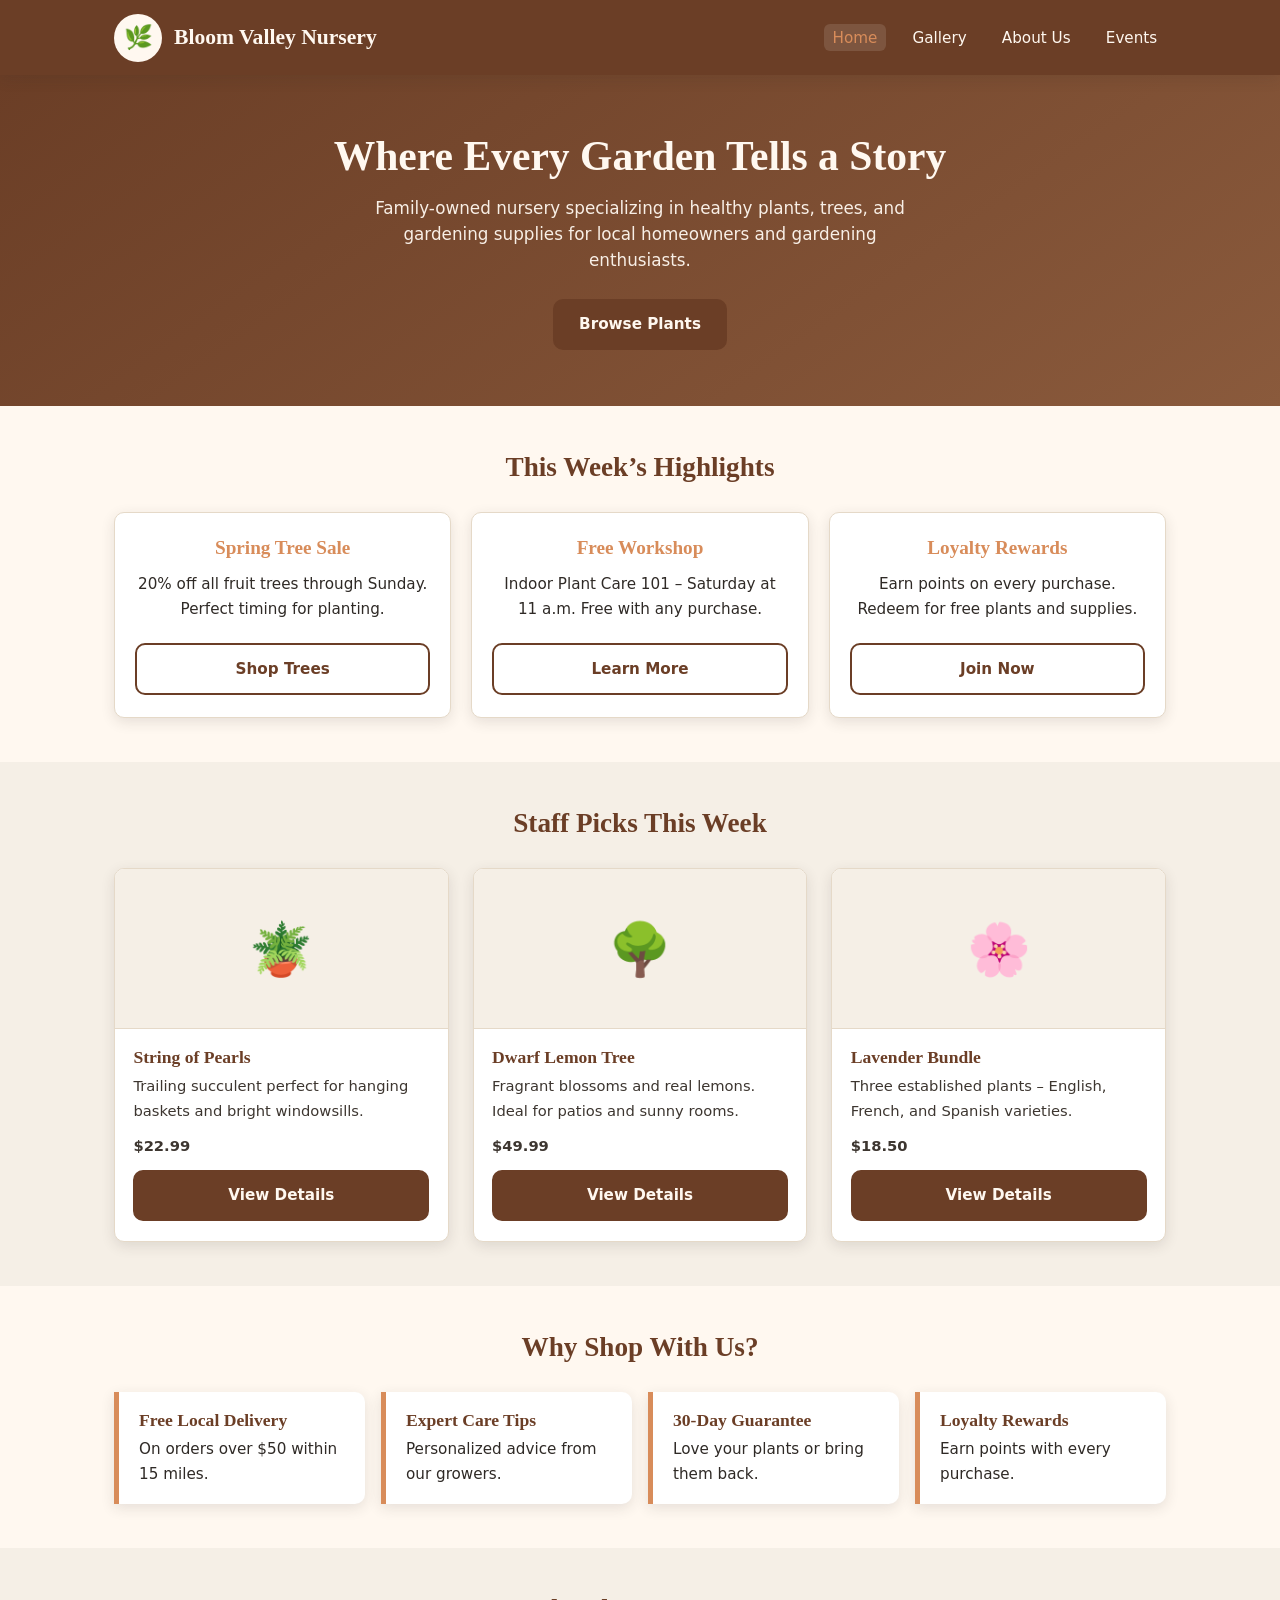
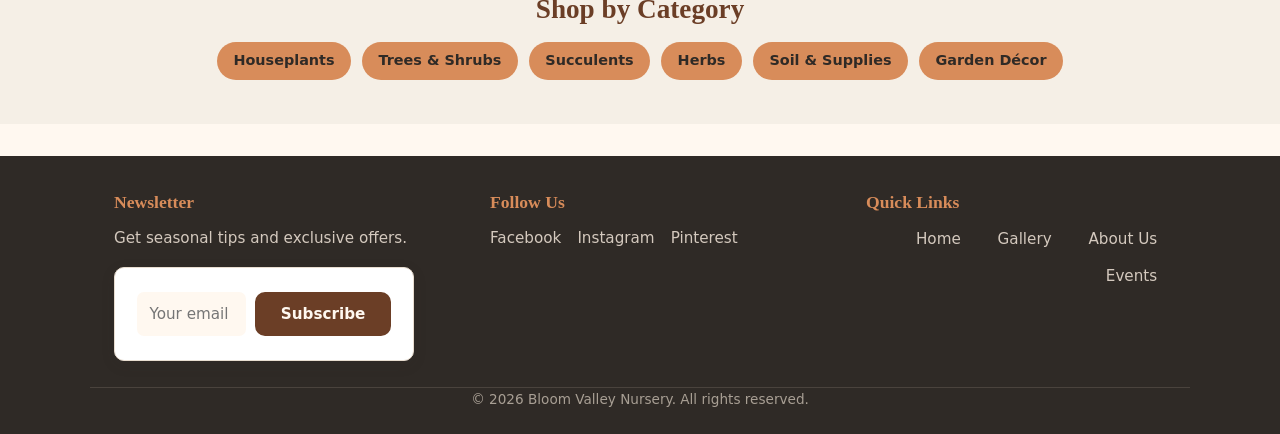
<file: index.html>
<!DOCTYPE html>
<html lang="en">
<head>
  <meta charset="UTF-8">
  <meta name="viewport" content="width=device-width, initial-scale=1.0">
  <title>Bloom Valley Nursery | Home</title>
  <link rel="stylesheet" href="css/styles.css">
</head>
<body>
  <header>
    <div class="container header-inner">
      <div class="logo-area">
        <div class="logo-mark" aria-hidden="true">🌿</div>
        <h1 class="site-title">Bloom Valley Nursery</h1>
      </div>
      <nav aria-label="Main navigation">
        <ul>
          <li><a href="index.html" class="active">Home</a></li>
          <li><a href="gallery.html">Gallery</a></li>
          <li><a href="about.html">About Us</a></li>
          <li><a href="events.html">Events</a></li>
        </ul>
      </nav>
    </div>
  </header>

  <main>
    <section class="hero">
      <div class="container">
        <h1>Where Every Garden Tells a Story</h1>
        <p>Family-owned nursery specializing in healthy plants, trees, and gardening supplies for local homeowners and gardening enthusiasts.</p>
        <a href="gallery.html" class="btn">Browse Plants</a>
      </div>
    </section>

    <section class="section">
      <div class="container">
        <h2 class="text-center mb-2">This Week’s Highlights</h2>
        <div class="promo-grid">
          <article class="promo-card">
            <h3>Spring Tree Sale</h3>
            <p>20% off all fruit trees through Sunday. Perfect timing for planting.</p>
            <a href="gallery.html" class="btn btn-secondary">Shop Trees</a>
          </article>
          <article class="promo-card">
            <h3>Free Workshop</h3>
            <p>Indoor Plant Care 101 – Saturday at 11 a.m. Free with any purchase.</p>
            <a href="events.html" class="btn btn-secondary">Learn More</a>
          </article>
          <article class="promo-card">
            <h3>Loyalty Rewards</h3>
            <p>Earn points on every purchase. Redeem for free plants and supplies.</p>
            <a href="about.html" class="btn btn-secondary">Join Now</a>
          </article>
        </div>
      </div>
    </section>

    <section class="section section-alt">
      <div class="container">
        <h2 class="text-center mb-2">Staff Picks This Week</h2>
        <div class="product-grid">
          <article class="product-card">
            <div class="product-visual" aria-hidden="true">🪴</div>
            <div class="product-info">
              <h3>String of Pearls</h3>
              <p>Trailing succulent perfect for hanging baskets and bright windowsills.</p>
              <p class="price">$22.99</p>
              <a href="gallery.html" class="btn">View Details</a>
            </div>
          </article>
          <article class="product-card">
            <div class="product-visual" aria-hidden="true">🌳</div>
            <div class="product-info">
              <h3>Dwarf Lemon Tree</h3>
              <p>Fragrant blossoms and real lemons. Ideal for patios and sunny rooms.</p>
              <p class="price">$49.99</p>
              <a href="gallery.html" class="btn">View Details</a>
            </div>
          </article>
          <article class="product-card">
            <div class="product-visual" aria-hidden="true">🌸</div>
            <div class="product-info">
              <h3>Lavender Bundle</h3>
              <p>Three established plants – English, French, and Spanish varieties.</p>
              <p class="price">$18.50</p>
              <a href="gallery.html" class="btn">View Details</a>
            </div>
          </article>
        </div>
      </div>
    </section>

    <section class="section">
      <div class="container">
        <h2 class="text-center mb-2">Why Shop With Us?</h2>
        <div class="perks">
          <div class="perk">
            <h3>Free Local Delivery</h3>
            <p>On orders over $50 within 15 miles.</p>
          </div>
          <div class="perk">
            <h3>Expert Care Tips</h3>
            <p>Personalized advice from our growers.</p>
          </div>
          <div class="perk">
            <h3>30-Day Guarantee</h3>
            <p>Love your plants or bring them back.</p>
          </div>
          <div class="perk">
            <h3>Loyalty Rewards</h3>
            <p>Earn points with every purchase.</p>
          </div>
        </div>
      </div>
    </section>

    <section class="section section-alt">
      <div class="container text-center">
        <h2 class="mb-1">Shop by Category</h2>
        <div class="categories">
          <span class="category-tag">Houseplants</span>
          <span class="category-tag">Trees &amp; Shrubs</span>
          <span class="category-tag">Succulents</span>
          <span class="category-tag">Herbs</span>
          <span class="category-tag">Soil &amp; Supplies</span>
          <span class="category-tag">Garden Décor</span>
        </div>
      </div>
    </section>
  </main>

  <footer>
    <div class="container footer-inner">
      <div class="footer-section">
        <h3>Newsletter</h3>
        <p>Get seasonal tips and exclusive offers.</p>
        <form class="newsletter-form" action="#" method="post">
          <label for="email-home" class="visually-hidden" style="position:absolute;left:-9999px;">Email</label>
          <input type="email" id="email-home" name="email" placeholder="Your email" required>
          <button type="submit" class="btn">Subscribe</button>
        </form>
      </div>
      <div class="footer-section">
        <h3>Follow Us</h3>
        <div class="social-links">
          <a href="#" aria-label="Facebook">Facebook</a>
          <a href="#" aria-label="Instagram">Instagram</a>
          <a href="#" aria-label="Pinterest">Pinterest</a>
        </div>
      </div>
      <div class="footer-section">
        <h3>Quick Links</h3>
        <nav class="footer-nav" aria-label="Footer navigation">
          <ul>
            <li><a href="index.html">Home</a></li>
            <li><a href="gallery.html">Gallery</a></li>
            <li><a href="about.html">About Us</a></li>
            <li><a href="events.html">Events</a></li>
          </ul>
        </nav>
      </div>
    </div>
    <p class="copyright container">&copy; 2026 Bloom Valley Nursery. All rights reserved.</p>
  </footer>
  <script src="js/main.js"></script>
</body>
</html>
</file>
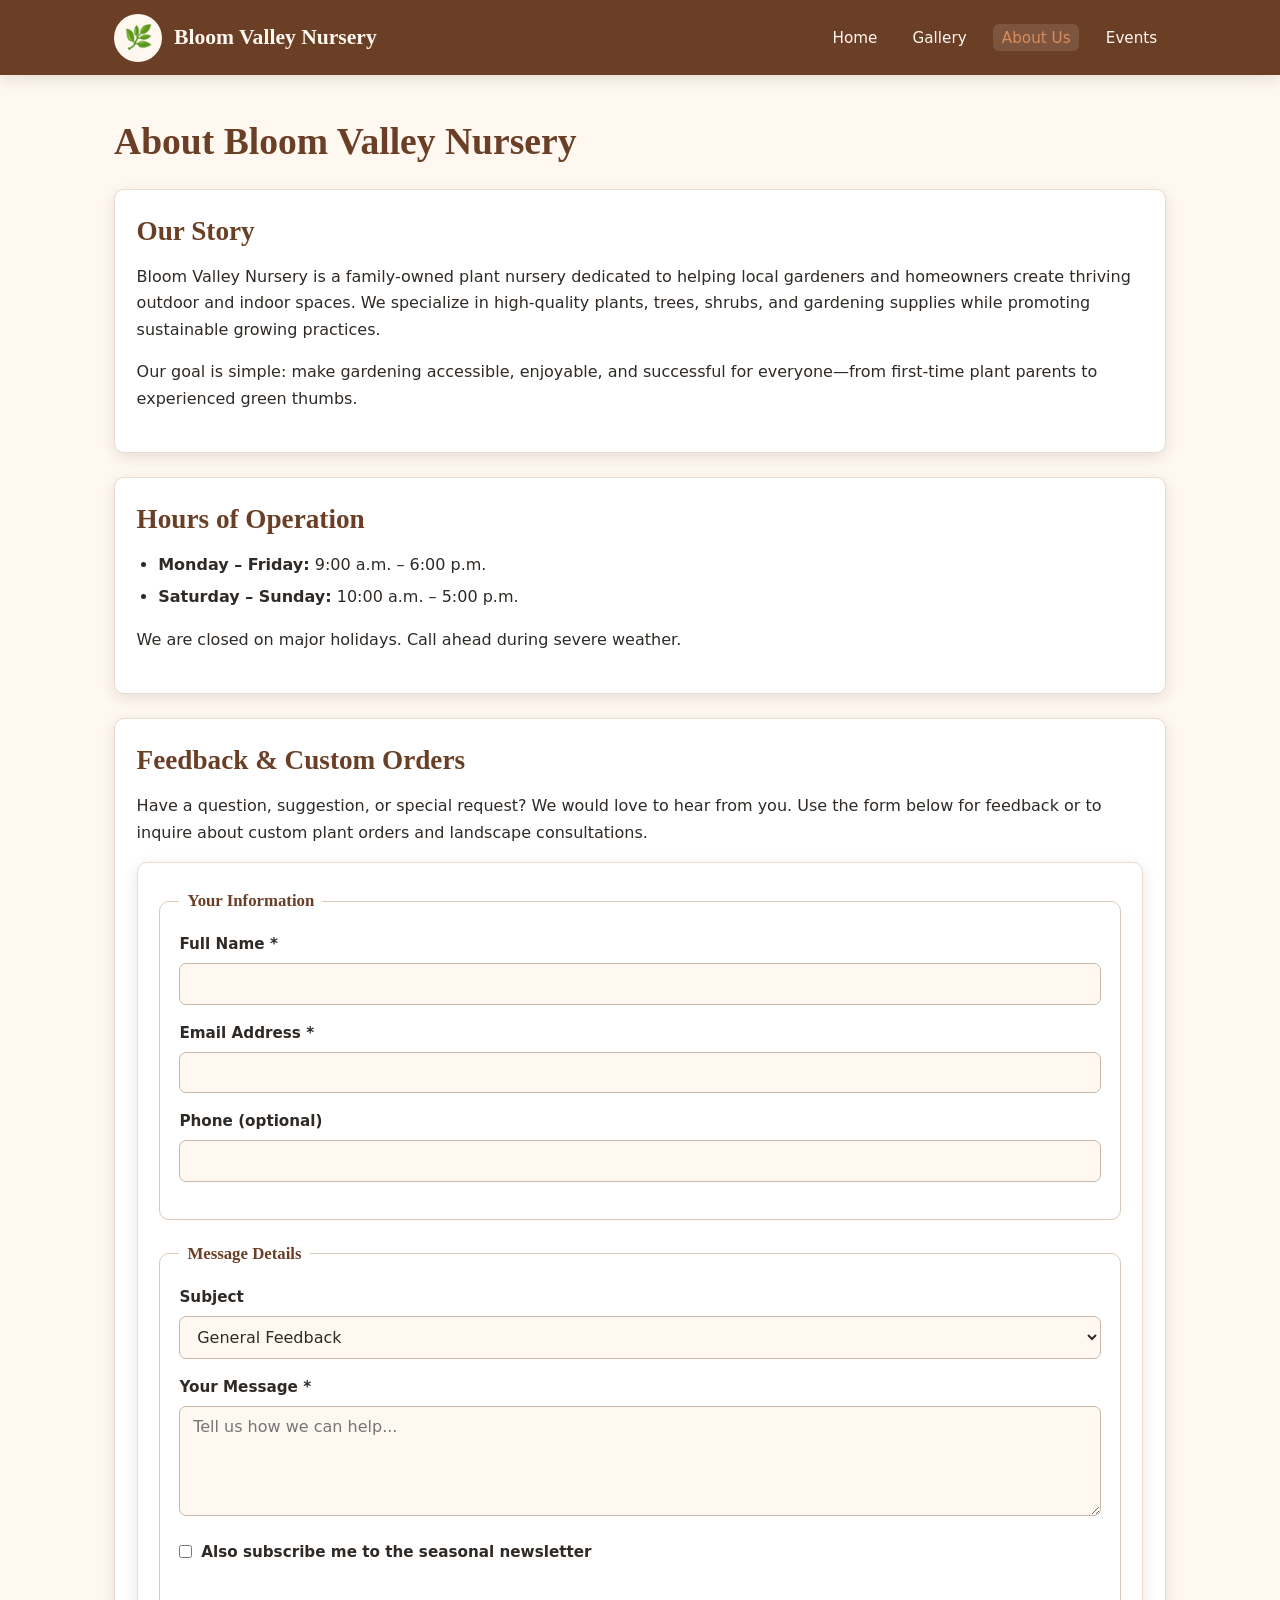
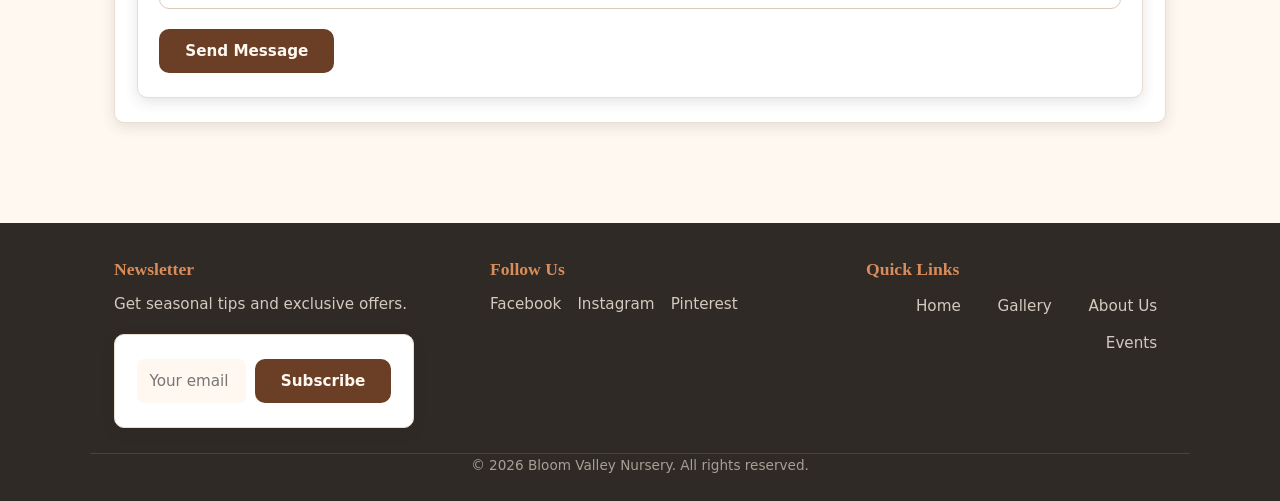
<file: about.html>
<!DOCTYPE html>
<html lang="en">
<head>
  <meta charset="UTF-8">
  <meta name="viewport" content="width=device-width, initial-scale=1.0">
  <title>About Us | Bloom Valley Nursery</title>
  <link rel="stylesheet" href="css/styles.css">
</head>
<body>
  <header>
    <div class="container header-inner">
      <div class="logo-area">
        <div class="logo-mark" aria-hidden="true">🌿</div>
        <h1 class="site-title">Bloom Valley Nursery</h1>
      </div>
      <nav aria-label="Main navigation">
        <ul>
          <li><a href="index.html">Home</a></li>
          <li><a href="gallery.html">Gallery</a></li>
          <li><a href="about.html" class="active">About Us</a></li>
          <li><a href="events.html">Events</a></li>
        </ul>
      </nav>
    </div>
  </header>

  <main>
    <section class="section">
      <div class="container">
        <h1>About Bloom Valley Nursery</h1>

        <div class="content-block">
          <h2>Our Story</h2>
          <p>Bloom Valley Nursery is a family-owned plant nursery dedicated to helping local gardeners and homeowners create thriving outdoor and indoor spaces. We specialize in high-quality plants, trees, shrubs, and gardening supplies while promoting sustainable growing practices.</p>
          <p>Our goal is simple: make gardening accessible, enjoyable, and successful for everyone—from first-time plant parents to experienced green thumbs.</p>
        </div>

        <div class="content-block">
          <h2>Hours of Operation</h2>
          <ul class="hours-list">
            <li><strong>Monday – Friday:</strong> 9:00 a.m. – 6:00 p.m.</li>
            <li><strong>Saturday – Sunday:</strong> 10:00 a.m. – 5:00 p.m.</li>
          </ul>
          <p>We are closed on major holidays. Call ahead during severe weather.</p>
        </div>

        <div class="content-block">
          <h2>Feedback &amp; Custom Orders</h2>
          <p>Have a question, suggestion, or special request? We would love to hear from you. Use the form below for feedback or to inquire about custom plant orders and landscape consultations.</p>

          <form id="contact-form" action="#" method="post" novalidate>
            <fieldset>
              <legend>Your Information</legend>
              <div class="form-group">
                <label for="name">Full Name <span aria-hidden="true">*</span></label>
                <input type="text" id="name" name="name" required autocomplete="name">
                <p class="field-error" id="name-error" role="alert"></p>
              </div>
              <div class="form-group">
                <label for="email">Email Address <span aria-hidden="true">*</span></label>
                <input type="email" id="email" name="email" required autocomplete="email">
                <p class="field-error" id="email-error" role="alert"></p>
              </div>
              <div class="form-group">
                <label for="phone">Phone (optional)</label>
                <input type="tel" id="phone" name="phone" autocomplete="tel">
              </div>
            </fieldset>

            <fieldset>
              <legend>Message Details</legend>
              <div class="form-group">
                <label for="subject">Subject</label>
                <select id="subject" name="subject">
                  <option value="feedback">General Feedback</option>
                  <option value="custom">Custom Order Request</option>
                  <option value="consultation">Landscape Consultation</option>
                  <option value="other">Other</option>
                </select>
              </div>
              <div class="form-group">
                <label for="message">Your Message <span aria-hidden="true">*</span></label>
                <textarea id="message" name="message" required placeholder="Tell us how we can help..."></textarea>
                <p class="field-error" id="message-error" role="alert"></p>
              </div>
              <div class="form-group checkbox-group">
                <input type="checkbox" id="newsletter" name="newsletter" value="yes">
                <label for="newsletter">Also subscribe me to the seasonal newsletter</label>
              </div>
            </fieldset>

            <button type="submit" class="btn">Send Message</button>
            <p id="form-success" role="status"></p>
          </form>
        </div>
      </div>
    </section>
  </main>

  <footer>
    <div class="container footer-inner">
      <div class="footer-section">
        <h3>Newsletter</h3>
        <p>Get seasonal tips and exclusive offers.</p>
        <form class="newsletter-form" action="#" method="post">
          <label for="email-about" class="visually-hidden" style="position:absolute;left:-9999px;">Email</label>
          <input type="email" id="email-about" name="email" placeholder="Your email" required>
          <button type="submit" class="btn">Subscribe</button>
        </form>
      </div>
      <div class="footer-section">
        <h3>Follow Us</h3>
        <div class="social-links">
          <a href="#" aria-label="Facebook">Facebook</a>
          <a href="#" aria-label="Instagram">Instagram</a>
          <a href="#" aria-label="Pinterest">Pinterest</a>
        </div>
      </div>
      <div class="footer-section">
        <h3>Quick Links</h3>
        <nav class="footer-nav" aria-label="Footer navigation">
          <ul>
            <li><a href="index.html">Home</a></li>
            <li><a href="gallery.html">Gallery</a></li>
            <li><a href="about.html">About Us</a></li>
            <li><a href="events.html">Events</a></li>
          </ul>
        </nav>
      </div>
    </div>
    <p class="copyright container">&copy; 2026 Bloom Valley Nursery. All rights reserved.</p>
  </footer>

  <script src="js/main.js"></script>
</body>
</html>
</file>
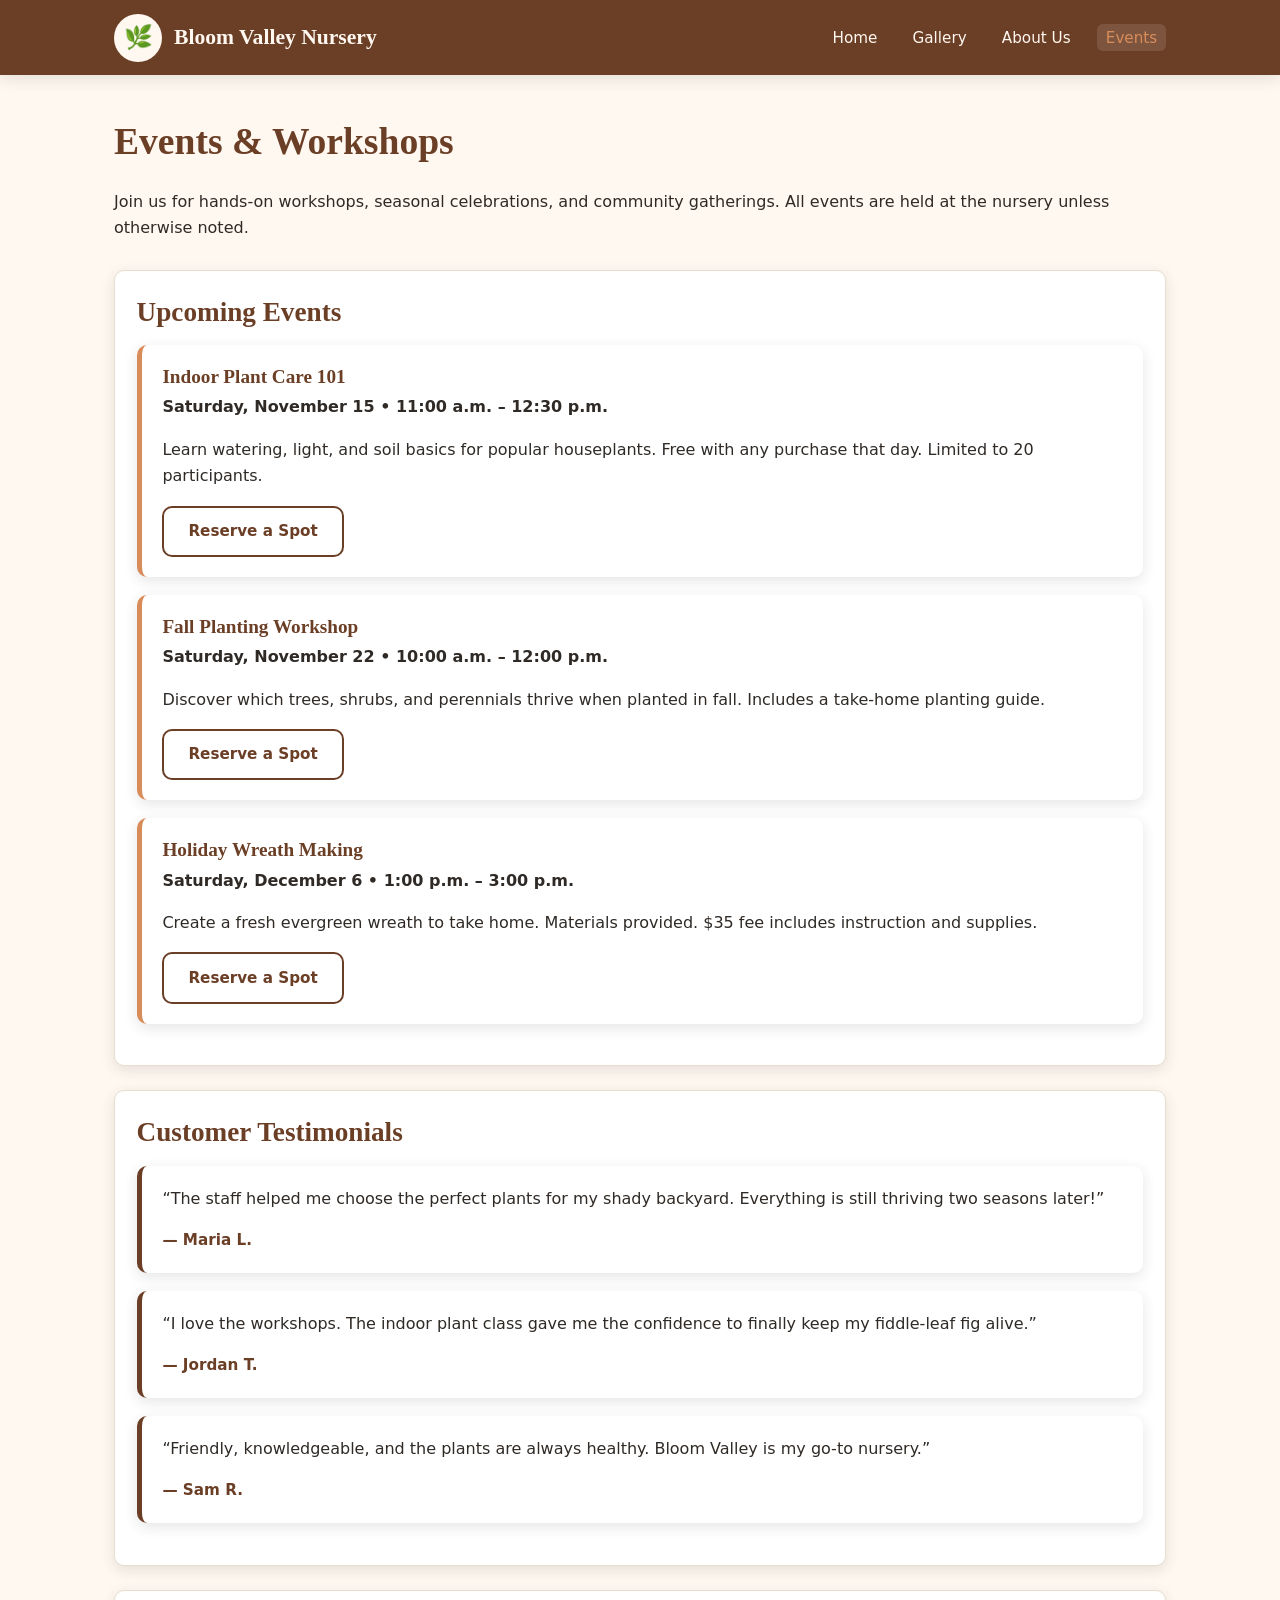
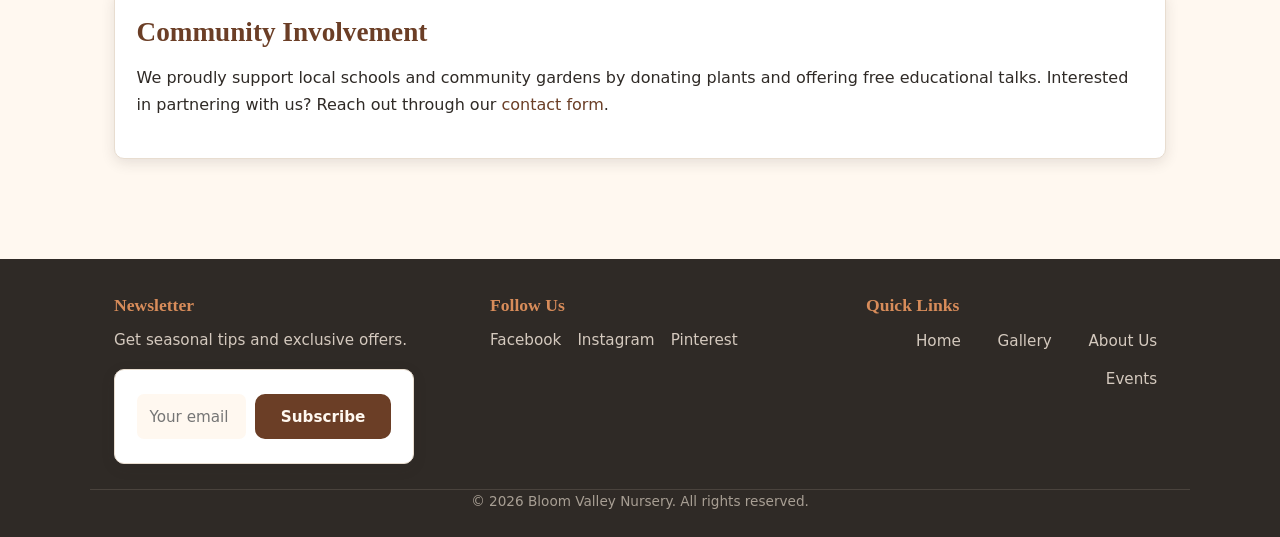
<file: events.html>
<!DOCTYPE html>
<html lang="en">
<head>
  <meta charset="UTF-8">
  <meta name="viewport" content="width=device-width, initial-scale=1.0">
  <title>Events &amp; Workshops | Bloom Valley Nursery</title>
  <link rel="stylesheet" href="css/styles.css">
</head>
<body>
  <header>
    <div class="container header-inner">
      <div class="logo-area">
        <div class="logo-mark" aria-hidden="true">🌿</div>
        <h1 class="site-title">Bloom Valley Nursery</h1>
      </div>
      <nav aria-label="Main navigation">
        <ul>
          <li><a href="index.html">Home</a></li>
          <li><a href="gallery.html">Gallery</a></li>
          <li><a href="about.html">About Us</a></li>
          <li><a href="events.html" class="active">Events</a></li>
        </ul>
      </nav>
    </div>
  </header>

  <main>
    <section class="section">
      <div class="container">
        <h1>Events &amp; Workshops</h1>
        <p class="mb-2">Join us for hands-on workshops, seasonal celebrations, and community gatherings. All events are held at the nursery unless otherwise noted.</p>

        <div class="content-block">
          <h2>Upcoming Events</h2>

          <article class="testimonial" style="border-left-color: var(--peach);">
            <h3>Indoor Plant Care 101</h3>
            <p><strong>Saturday, November 15 • 11:00 a.m. – 12:30 p.m.</strong></p>
            <p>Learn watering, light, and soil basics for popular houseplants. Free with any purchase that day. Limited to 20 participants.</p>
            <a href="about.html" class="btn btn-secondary">Reserve a Spot</a>
          </article>

          <article class="testimonial" style="border-left-color: var(--peach);">
            <h3>Fall Planting Workshop</h3>
            <p><strong>Saturday, November 22 • 10:00 a.m. – 12:00 p.m.</strong></p>
            <p>Discover which trees, shrubs, and perennials thrive when planted in fall. Includes a take-home planting guide.</p>
            <a href="about.html" class="btn btn-secondary">Reserve a Spot</a>
          </article>

          <article class="testimonial" style="border-left-color: var(--peach);">
            <h3>Holiday Wreath Making</h3>
            <p><strong>Saturday, December 6 • 1:00 p.m. – 3:00 p.m.</strong></p>
            <p>Create a fresh evergreen wreath to take home. Materials provided. $35 fee includes instruction and supplies.</p>
            <a href="about.html" class="btn btn-secondary">Reserve a Spot</a>
          </article>
        </div>

        <div class="content-block">
          <h2>Customer Testimonials</h2>

          <blockquote class="testimonial">
            <p>“The staff helped me choose the perfect plants for my shady backyard. Everything is still thriving two seasons later!”</p>
            <cite>— Maria L.</cite>
          </blockquote>

          <blockquote class="testimonial">
            <p>“I love the workshops. The indoor plant class gave me the confidence to finally keep my fiddle-leaf fig alive.”</p>
            <cite>— Jordan T.</cite>
          </blockquote>

          <blockquote class="testimonial">
            <p>“Friendly, knowledgeable, and the plants are always healthy. Bloom Valley is my go-to nursery.”</p>
            <cite>— Sam R.</cite>
          </blockquote>
        </div>

        <div class="content-block">
          <h2>Community Involvement</h2>
          <p>We proudly support local schools and community gardens by donating plants and offering free educational talks. Interested in partnering with us? Reach out through our <a href="about.html">contact form</a>.</p>
        </div>
      </div>
    </section>
  </main>

  <footer>
    <div class="container footer-inner">
      <div class="footer-section">
        <h3>Newsletter</h3>
        <p>Get seasonal tips and exclusive offers.</p>
        <form class="newsletter-form" action="#" method="post">
          <label for="email-events" class="visually-hidden" style="position:absolute;left:-9999px;">Email</label>
          <input type="email" id="email-events" name="email" placeholder="Your email" required>
          <button type="submit" class="btn">Subscribe</button>
        </form>
      </div>
      <div class="footer-section">
        <h3>Follow Us</h3>
        <div class="social-links">
          <a href="#" aria-label="Facebook">Facebook</a>
          <a href="#" aria-label="Instagram">Instagram</a>
          <a href="#" aria-label="Pinterest">Pinterest</a>
        </div>
      </div>
      <div class="footer-section">
        <h3>Quick Links</h3>
        <nav class="footer-nav" aria-label="Footer navigation">
          <ul>
            <li><a href="index.html">Home</a></li>
            <li><a href="gallery.html">Gallery</a></li>
            <li><a href="about.html">About Us</a></li>
            <li><a href="events.html">Events</a></li>
          </ul>
        </nav>
      </div>
    </div>
    <p class="copyright container">&copy; 2026 Bloom Valley Nursery. All rights reserved.</p>
  </footer>
  <script src="js/main.js"></script>
</body>
</html>
</file>
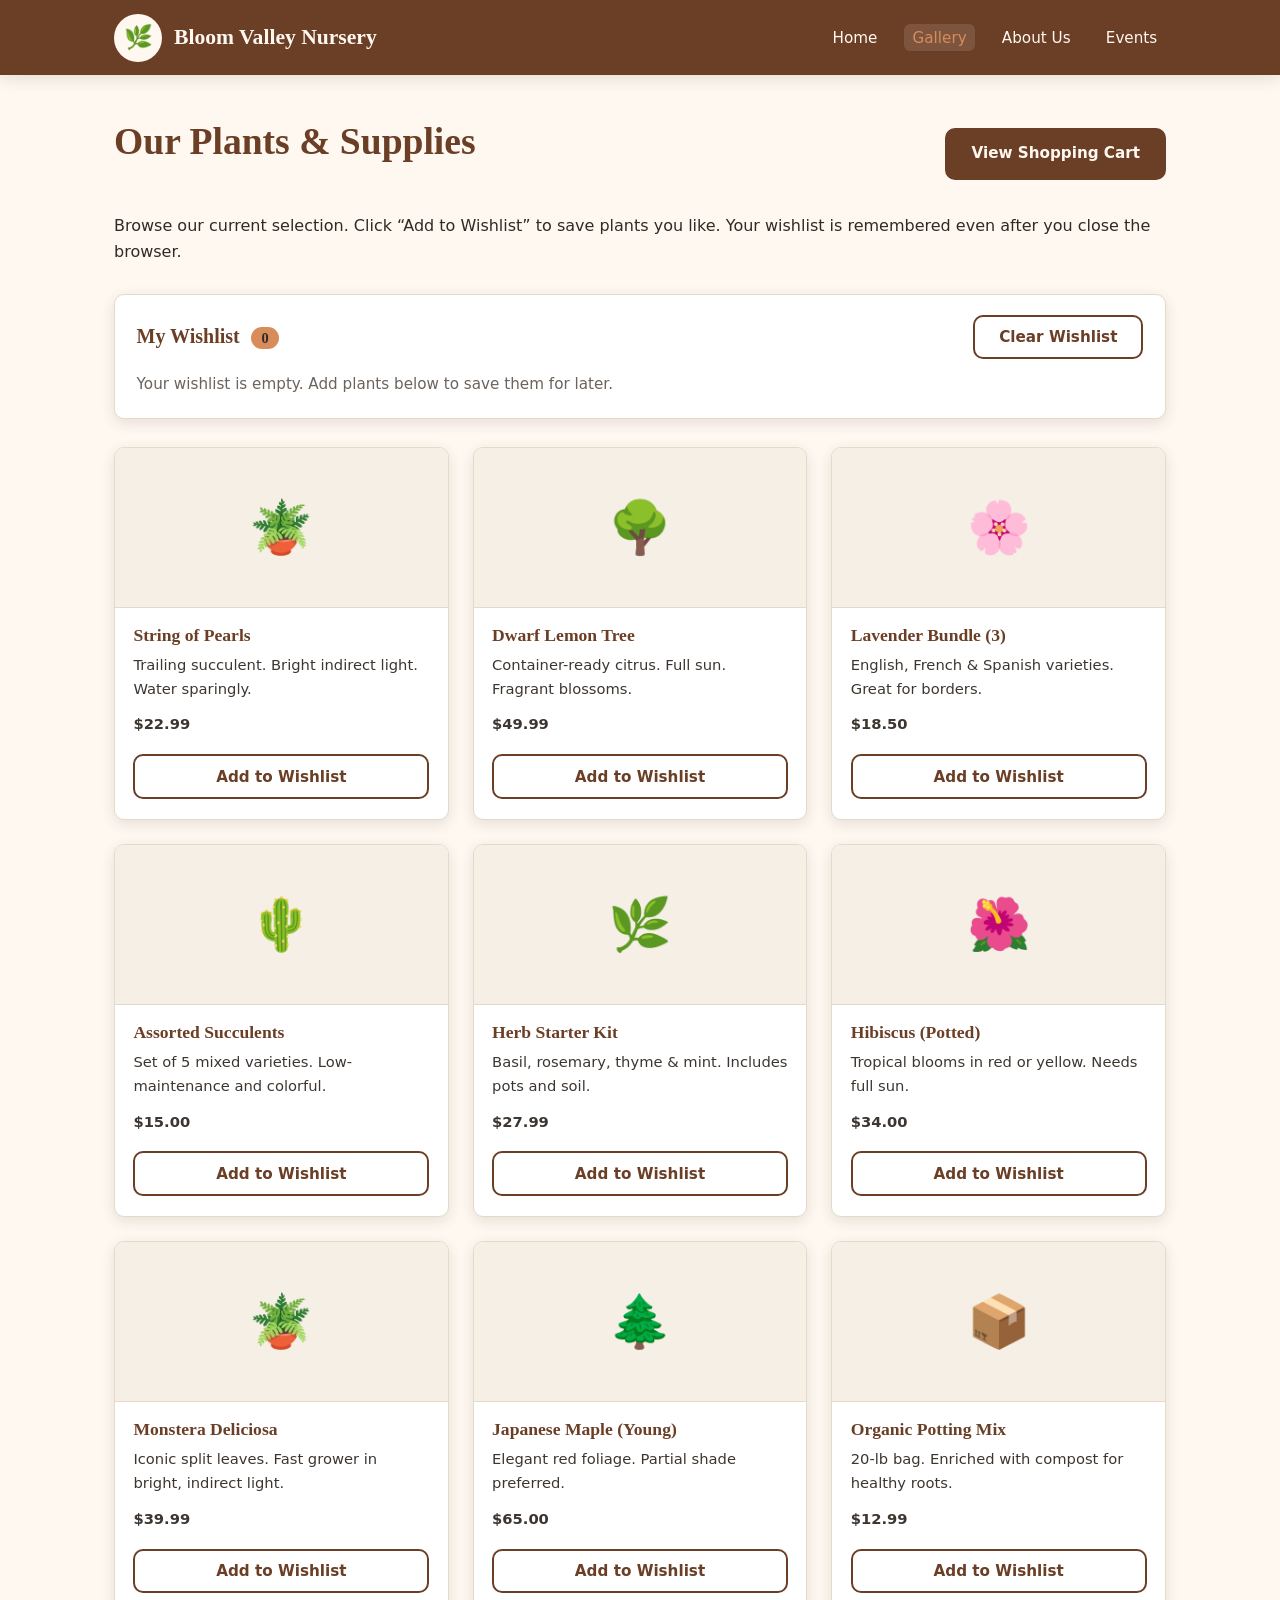
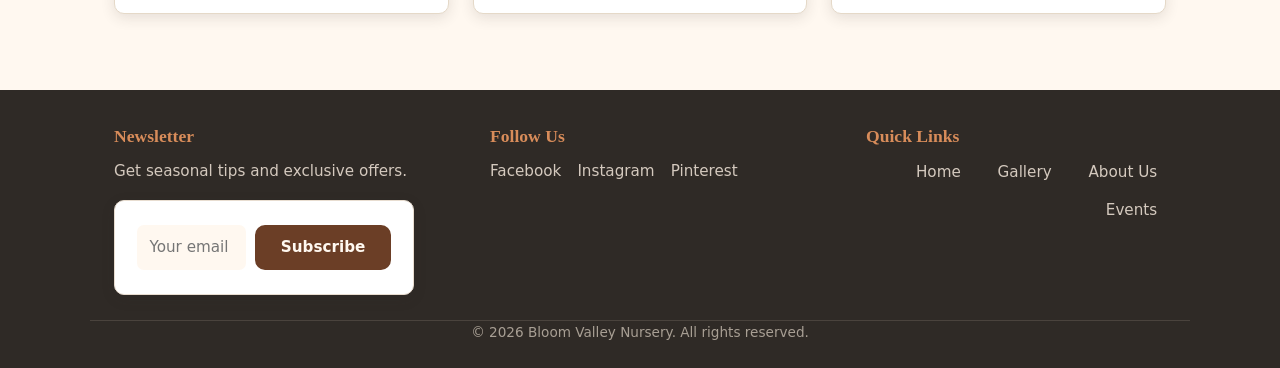
<file: gallery.html>
<!DOCTYPE html>
<html lang="en">
<head>
  <meta charset="UTF-8">
  <meta name="viewport" content="width=device-width, initial-scale=1.0">
  <title>Gallery | Bloom Valley Nursery</title>
  <link rel="stylesheet" href="css/styles.css">
</head>
<body>
  <header>
    <div class="container header-inner">
      <div class="logo-area">
        <div class="logo-mark" aria-hidden="true">🌿</div>
        <h1 class="site-title">Bloom Valley Nursery</h1>
      </div>
      <nav aria-label="Main navigation">
        <ul>
          <li><a href="index.html">Home</a></li>
          <li><a href="gallery.html" class="active">Gallery</a></li>
          <li><a href="about.html">About Us</a></li>
          <li><a href="events.html">Events</a></li>
        </ul>
      </nav>
    </div>
  </header>

  <main>
    <section class="section">
      <div class="container">
        <div class="gallery-header">
          <h1>Our Plants &amp; Supplies</h1>
          <a href="#" class="btn">View Shopping Cart</a>
        </div>
        <p class="mb-2">Browse our current selection. Click “Add to Wishlist” to save plants you like. Your wishlist is remembered even after you close the browser.</p>

     
        <div class="wishlist-panel" id="wishlist-panel">
          <div class="wishlist-header">
            <h2>My Wishlist <span class="wishlist-count-badge" id="wishlist-count">0</span></h2>
            <button type="button" class="btn btn-secondary" id="clear-wishlist">Clear Wishlist</button>
          </div>
          <p id="wishlist-empty">Your wishlist is empty. Add plants below to save them for later.</p>
          <ul id="wishlist-list"></ul>
          <p id="wishlist-message" role="status" aria-live="polite"></p>
        </div>

        <div class="product-grid">
          <article class="product-card">
            <div class="product-visual" aria-hidden="true">🪴</div>
            <div class="product-info">
              <h3>String of Pearls</h3>
              <p>Trailing succulent. Bright indirect light. Water sparingly.</p>
              <p class="price">$22.99</p>
              <button class="btn btn-add-wishlist" type="button" data-id="string-of-pearls">Add to Wishlist</button>
            </div>
          </article>
          <article class="product-card">
            <div class="product-visual" aria-hidden="true">🌳</div>
            <div class="product-info">
              <h3>Dwarf Lemon Tree</h3>
              <p>Container-ready citrus. Full sun. Fragrant blossoms.</p>
              <p class="price">$49.99</p>
              <button class="btn btn-add-wishlist" type="button" data-id="dwarf-lemon">Add to Wishlist</button>
            </div>
          </article>
          <article class="product-card">
            <div class="product-visual" aria-hidden="true">🌸</div>
            <div class="product-info">
              <h3>Lavender Bundle (3)</h3>
              <p>English, French &amp; Spanish varieties. Great for borders.</p>
              <p class="price">$18.50</p>
              <button class="btn btn-add-wishlist" type="button" data-id="lavender-bundle">Add to Wishlist</button>
            </div>
          </article>
          <article class="product-card">
            <div class="product-visual" aria-hidden="true">🌵</div>
            <div class="product-info">
              <h3>Assorted Succulents</h3>
              <p>Set of 5 mixed varieties. Low-maintenance and colorful.</p>
              <p class="price">$15.00</p>
              <button class="btn btn-add-wishlist" type="button" data-id="succulents">Add to Wishlist</button>
            </div>
          </article>
          <article class="product-card">
            <div class="product-visual" aria-hidden="true">🌿</div>
            <div class="product-info">
              <h3>Herb Starter Kit</h3>
              <p>Basil, rosemary, thyme &amp; mint. Includes pots and soil.</p>
              <p class="price">$27.99</p>
              <button class="btn btn-add-wishlist" type="button" data-id="herb-kit">Add to Wishlist</button>
            </div>
          </article>
          <article class="product-card">
            <div class="product-visual" aria-hidden="true">🌺</div>
            <div class="product-info">
              <h3>Hibiscus (Potted)</h3>
              <p>Tropical blooms in red or yellow. Needs full sun.</p>
              <p class="price">$34.00</p>
              <button class="btn btn-add-wishlist" type="button" data-id="hibiscus">Add to Wishlist</button>
            </div>
          </article>
          <article class="product-card">
            <div class="product-visual" aria-hidden="true">🪴</div>
            <div class="product-info">
              <h3>Monstera Deliciosa</h3>
              <p>Iconic split leaves. Fast grower in bright, indirect light.</p>
              <p class="price">$39.99</p>
              <button class="btn btn-add-wishlist" type="button" data-id="monstera">Add to Wishlist</button>
            </div>
          </article>
          <article class="product-card">
            <div class="product-visual" aria-hidden="true">🌲</div>
            <div class="product-info">
              <h3>Japanese Maple (Young)</h3>
              <p>Elegant red foliage. Partial shade preferred.</p>
              <p class="price">$65.00</p>
              <button class="btn btn-add-wishlist" type="button" data-id="japanese-maple">Add to Wishlist</button>
            </div>
          </article>
          <article class="product-card">
            <div class="product-visual" aria-hidden="true">📦</div>
            <div class="product-info">
              <h3>Organic Potting Mix</h3>
              <p>20-lb bag. Enriched with compost for healthy roots.</p>
              <p class="price">$12.99</p>
              <button class="btn btn-add-wishlist" type="button" data-id="potting-mix">Add to Wishlist</button>
            </div>
          </article>
        </div>
      </div>
    </section>
  </main>

  <footer>
    <div class="container footer-inner">
      <div class="footer-section">
        <h3>Newsletter</h3>
        <p>Get seasonal tips and exclusive offers.</p>
        <form class="newsletter-form" action="#" method="post">
          <label for="email-gal" class="visually-hidden" style="position:absolute;left:-9999px;">Email</label>
          <input type="email" id="email-gal" name="email" placeholder="Your email" required>
          <button type="submit" class="btn">Subscribe</button>
        </form>
      </div>
      <div class="footer-section">
        <h3>Follow Us</h3>
        <div class="social-links">
          <a href="#" aria-label="Facebook">Facebook</a>
          <a href="#" aria-label="Instagram">Instagram</a>
          <a href="#" aria-label="Pinterest">Pinterest</a>
        </div>
      </div>
      <div class="footer-section">
        <h3>Quick Links</h3>
        <nav class="footer-nav" aria-label="Footer navigation">
          <ul>
            <li><a href="index.html">Home</a></li>
            <li><a href="gallery.html">Gallery</a></li>
            <li><a href="about.html">About Us</a></li>
            <li><a href="events.html">Events</a></li>
          </ul>
        </nav>
      </div>
    </div>
    <p class="copyright container">&copy; 2026 Bloom Valley Nursery. All rights reserved.</p>
  </footer>

  <script src="js/main.js"></script>
</body>
</html>
</file>
<file: css/styles.css>
:root {
  --cream: #FFF8F0;
  --brown: #6B3E26;
  --peach: #D88C5A;
  --charcoal: #2F2A26;
  --white: #ffffff;
  --light: #f5efe6;
  --shadow: 0 4px 14px rgba(47, 42, 38, 0.12);
  --radius: 10px;
  --font-serif: Georgia, "Times New Roman", Times, serif;
  --font-sans: system-ui, -apple-system, "Segoe UI", Roboto, "Helvetica Neue", Arial, sans-serif;
  --max-width: 1100px;
}


*, *::before, *::after {
  box-sizing: border-box;
  margin: 0;
  padding: 0;
}

html {
  scroll-behavior: smooth;
}

body {
  font-family: var(--font-sans);
  font-size: 1rem;
  line-height: 1.65;
  color: var(--charcoal);
  background-color: var(--cream);
  min-height: 100vh;
  display: flex;
  flex-direction: column;
}

img {
  max-width: 100%;
  height: auto;
  display: block;
}

a {
  color: var(--brown);
  text-decoration: none;
  transition: color 0.2s ease, background-color 0.2s ease;
}

a:hover,
a:focus {
  color: var(--peach);
}

ul {
  list-style: none;
}

h1, h2, h3, h4 {
  font-family: var(--font-serif);
  color: var(--brown);
  line-height: 1.25;
  margin-bottom: 0.6em;
  font-weight: 700;
}

h1 {
  font-size: 1.9rem;
}

h2 {
  font-size: 1.55rem;
}

h3 {
  font-size: 1.2rem;
}

p {
  margin-bottom: 1rem;
}


.container {
  width: 100%;
  max-width: var(--max-width);
  margin: 0 auto;
  padding: 0 1.15rem;
}

.section {
  padding: 2.25rem 0;
}

.section-alt {
  background-color: var(--light);
}

.btn {
  display: inline-block;
  background-color: var(--brown);
  color: var(--cream);
  padding: 0.7rem 1.5rem;
  border: 2px solid var(--brown);
  border-radius: var(--radius);
  font-family: var(--font-sans);
  font-size: 0.95rem;
  font-weight: 600;
  cursor: pointer;
  text-decoration: none;
  text-align: center;
  transition: background-color 0.2s ease, color 0.2s ease, transform 0.15s ease;
}

.btn:hover,
.btn:focus {
  background-color: var(--peach);
  border-color: var(--peach);
  color: var(--charcoal);
  text-decoration: none;
  transform: translateY(-1px);
}

.btn-secondary {
  background-color: transparent;
  color: var(--brown);
}

.btn-secondary:hover,
.btn-secondary:focus {
  background-color: var(--brown);
  color: var(--cream);
}


header {
  background-color: var(--brown);
  color: var(--cream);
  padding: 0.85rem 0;
  position: sticky;
  top: 0;
  z-index: 100;
  box-shadow: var(--shadow);
}

.header-inner {
  display: flex;
  flex-direction: column;
  align-items: center;
  gap: 0.85rem;
}

.logo-area {
  display: flex;
  align-items: center;
  gap: 0.75rem;
}

.logo-mark {
  width: 48px;
  height: 48px;
  border-radius: 50%;
  background: var(--cream);
  display: flex;
  align-items: center;
  justify-content: center;
  font-size: 1.45rem;
  flex-shrink: 0;
}

.site-title {
  font-family: var(--font-serif);
  font-size: 1.35rem;
  color: var(--cream);
  margin: 0;
  font-weight: 700;
}

nav ul {
  display: flex;
  flex-wrap: wrap;
  justify-content: center;
  gap: 0.4rem 1.1rem;
}

nav a {
  color: var(--cream);
  font-weight: 500;
  padding: 0.3rem 0.55rem;
  border-radius: 6px;
  font-size: 0.95rem;
}

nav a:hover,
nav a:focus,
nav a.active {
  color: var(--peach);
  background-color: rgba(255, 248, 240, 0.12);
  text-decoration: none;
}


main {
  flex: 1;
}


.hero {
  background: linear-gradient(145deg, var(--brown) 0%, #8a5a3c 100%);
  color: var(--cream);
  text-align: center;
  padding: 2.75rem 1.15rem;
}

.hero h1 {
  color: var(--cream);
  font-size: 2rem;
  margin-bottom: 0.75rem;
}

.hero p {
  font-size: 1.05rem;
  max-width: 540px;
  margin: 0 auto 1.6rem;
  opacity: 0.95;
  line-height: 1.55;
}


.promo-grid {
  display: flex;
  flex-direction: column;
  gap: 1.25rem;
}

.promo-card {
  background: var(--white);
  border: 1px solid #e5d9c8;
  border-radius: var(--radius);
  padding: 1.4rem 1.25rem;
  box-shadow: var(--shadow);
  text-align: center;
  display: flex;
  flex-direction: column;
  gap: 0.5rem;
}

.promo-card h3 {
  color: var(--peach);
  margin-bottom: 0.25rem;
}

.promo-card p {
  flex: 1;
  margin-bottom: 0.85rem;
  font-size: 0.95rem;
}


.product-grid {
  display: flex;
  flex-direction: column;
  gap: 1.5rem;
}

.product-card {
  background: var(--white);
  border-radius: var(--radius);
  overflow: hidden;
  box-shadow: var(--shadow);
  border: 1px solid #e5d9c8;
  display: flex;
  flex-direction: column;
}

.product-visual {
  height: 160px;
  background: var(--light);
  display: flex;
  align-items: center;
  justify-content: center;
  font-size: 3.2rem;
  border-bottom: 1px solid #e5d9c8;
}

.product-info {
  padding: 1.1rem 1.15rem 1.25rem;
  flex: 1;
  display: flex;
  flex-direction: column;
}

.product-info h3 {
  font-size: 1.1rem;
  margin-bottom: 0.35rem;
}

.product-info p {
  font-size: 0.92rem;
  flex: 1;
  margin-bottom: 0.7rem;
  color: #3d3630;
}

.price {
  font-weight: 700;
  color: var(--brown);
  margin-bottom: 0.85rem;
  font-size: 1.05rem;
}


.perks {
  display: flex;
  flex-direction: column;
  gap: 1rem;
}

.perk {
  background: var(--white);
  border-left: 5px solid var(--peach);
  padding: 1.1rem 1.25rem;
  border-radius: 0 var(--radius) var(--radius) 0;
  box-shadow: var(--shadow);
}

.perk h3 {
  margin-bottom: 0.3rem;
  font-size: 1.1rem;
}

.perk p {
  margin: 0;
  font-size: 0.95rem;
}


.categories {
  display: flex;
  flex-wrap: wrap;
  gap: 0.65rem;
  justify-content: center;
}

.category-tag {
  background: var(--peach);
  color: var(--charcoal);
  padding: 0.45rem 1.05rem;
  border-radius: 999px;
  font-size: 0.9rem;
  font-weight: 600;
}


.content-block {
  background: var(--white);
  padding: 1.5rem 1.35rem;
  border-radius: var(--radius);
  box-shadow: var(--shadow);
  margin-bottom: 1.5rem;
  border: 1px solid #e8ddd0;
}

.hours-list {
  margin: 0.85rem 0 1rem;
  padding-left: 1.35rem;
  list-style: disc;
}

.hours-list li {
  margin-bottom: 0.35rem;
}


form {
  background: var(--white);
  padding: 1.5rem 1.35rem;
  border-radius: var(--radius);
  box-shadow: var(--shadow);
  border: 1px solid #e8ddd0;
}

fieldset {
  border: 1px solid #d9cbb8;
  border-radius: var(--radius);
  padding: 1.1rem 1.2rem 1.3rem;
  margin-bottom: 1.25rem;
}

legend {
  font-family: var(--font-serif);
  font-weight: 700;
  color: var(--brown);
  padding: 0 0.5rem;
  font-size: 1.05rem;
}

.form-group {
  margin-bottom: 1rem;
}

label {
  display: block;
  font-weight: 600;
  margin-bottom: 0.35rem;
  color: var(--charcoal);
  font-size: 0.95rem;
}

input[type="text"],
input[type="email"],
input[type="tel"],
textarea,
select {
  width: 100%;
  padding: 0.65rem 0.8rem;
  border: 1px solid #c9b8a8;
  border-radius: 7px;
  font-family: var(--font-sans);
  font-size: 1rem;
  background: var(--cream);
  color: var(--charcoal);
}

input:focus,
textarea:focus,
select:focus {
  outline: 2px solid var(--peach);
  border-color: var(--peach);
}

textarea {
  min-height: 110px;
  resize: vertical;
}

.checkbox-group {
  display: flex;
  align-items: flex-start;
  gap: 0.55rem;
}

.checkbox-group input {
  width: auto;
  margin-top: 0.3rem;
}


.testimonial {
  background: var(--white);
  padding: 1.25rem 1.3rem;
  border-radius: var(--radius);
  box-shadow: var(--shadow);
  border-left: 5px solid var(--brown);
  margin-bottom: 1.1rem;
}

.testimonial h3 {
  margin-bottom: 0.35rem;
}

.testimonial cite {
  display: block;
  margin-top: 0.55rem;
  font-style: normal;
  font-weight: 600;
  color: var(--brown);
  font-size: 0.95rem;
}


.gallery-header {
  display: flex;
  flex-direction: column;
  gap: 1rem;
  margin-bottom: 1.5rem;
}


footer {
  background-color: var(--charcoal);
  color: var(--cream);
  padding: 2.25rem 0 1.5rem;
  margin-top: 2rem;
}

.footer-inner {
  display: flex;
  flex-direction: column;
  gap: 1.85rem;
}

.footer-section h3 {
  color: var(--peach);
  font-size: 1.1rem;
  margin-bottom: 0.7rem;
}

.footer-section p,
.footer-section a {
  color: #d4c9be;
  font-size: 0.95rem;
}

.footer-section a:hover {
  color: var(--peach);
}

.newsletter-form {
  display: flex;
  flex-direction: column;
  gap: 0.55rem;
}

.newsletter-form input {
  padding: 0.6rem 0.8rem;
  border: none;
  border-radius: 7px;
  font-size: 0.95rem;
  background: var(--cream);
  color: var(--charcoal);
}

.newsletter-form .btn {
  align-self: flex-start;
}

.social-links {
  display: flex;
  gap: 1rem;
  flex-wrap: wrap;
}

.footer-nav ul {
  display: flex;
  flex-wrap: wrap;
  gap: 0.7rem 1.2rem;
}

.copyright {
  text-align: center;
  margin-top: 1.6rem;
  padding-top: 1.1rem;
  border-top: 1px solid #4a433d;
  font-size: 0.85rem;
  color: #a89f94;
}


.text-center {
  text-align: center;
}

.mb-1 {
  margin-bottom: 1rem;
}

.mb-2 {
  margin-bottom: 1.75rem;
}


@media (min-width: 640px) {
  .header-inner {
    flex-direction: row;
    justify-content: space-between;
    align-items: center;
  }

  nav ul {
    justify-content: flex-end;
  }

  .promo-grid {
    flex-direction: row;
    flex-wrap: wrap;
  }

  .promo-card {
    flex: 1 1 calc(50% - 0.7rem);
  }

  .product-grid {
    flex-direction: row;
    flex-wrap: wrap;
  }

  .product-card {
    flex: 1 1 calc(50% - 0.8rem);
  }

  .perks {
    flex-direction: row;
    flex-wrap: wrap;
  }

  .perk {
    flex: 1 1 calc(50% - 0.55rem);
  }

  .newsletter-form {
    flex-direction: row;
    align-items: stretch;
  }

  .newsletter-form input {
    flex: 1;
  }

  .gallery-header {
    flex-direction: row;
    justify-content: space-between;
    align-items: center;
  }

  h1 {
    font-size: 2.15rem;
  }

  .hero h1 {
    font-size: 2.35rem;
  }
}


@media (min-width: 900px) {
  h1 {
    font-size: 2.35rem;
  }

  h2 {
    font-size: 1.7rem;
  }

  .hero {
    padding: 3.5rem 1.15rem;
  }

  .hero h1 {
    font-size: 2.6rem;
  }

  .promo-card {
    flex: 1 1 calc(33.333% - 0.9rem);
  }

  .product-card {
    flex: 1 1 calc(33.333% - 1rem);
  }

  .perks {
    flex-wrap: nowrap;
  }

  .perk {
    flex: 1;
  }

  .footer-inner {
    flex-direction: row;
    justify-content: space-between;
    align-items: flex-start;
    gap: 2rem;
  }

  .footer-section {
    flex: 1;
    max-width: 300px;
  }

  .section {
    padding: 2.75rem 0;
  }
}


@media (min-width: 1200px) {
  .container {
    padding: 0 1.5rem;
  }
}

.wishlist-panel {
  background: var(--white);
  border: 1px solid #e5d9c8;
  border-radius: var(--radius);
  padding: 1.25rem 1.35rem;
  margin-bottom: 1.75rem;
  box-shadow: var(--shadow);
}

.wishlist-header {
  display: flex;
  flex-wrap: wrap;
  justify-content: space-between;
  align-items: center;
  gap: 0.75rem;
  margin-bottom: 0.85rem;
}

.wishlist-header h2 {
  margin: 0;
  font-size: 1.25rem;
}

.wishlist-count-badge {
  background: var(--peach);
  color: var(--charcoal);
  font-weight: 700;
  font-size: 0.9rem;
  padding: 0.2rem 0.65rem;
  border-radius: 999px;
  margin-left: 0.4rem;
}

#wishlist-list {
  list-style: none;
  margin: 0;
  padding: 0;
}

.wishlist-item {
  display: flex;
  flex-wrap: wrap;
  align-items: center;
  gap: 0.75rem;
  padding: 0.65rem 0;
  border-bottom: 1px solid #eee3d6;
}

.wishlist-item:last-child {
  border-bottom: none;
}

.wishlist-item-name {
  flex: 1;
  font-weight: 600;
  color: var(--brown);
}

.wishlist-item-price {
  font-weight: 600;
  color: var(--charcoal);
}

.btn-remove {
  background: transparent;
  border: 1px solid var(--brown);
  color: var(--brown);
  padding: 0.3rem 0.7rem;
  border-radius: 6px;
  font-size: 0.85rem;
  cursor: pointer;
  font-family: var(--font-sans);
}

.btn-remove:hover {
  background: var(--brown);
  color: var(--cream);
}

#wishlist-empty {
  color: #6b635c;
  font-size: 0.95rem;
  margin: 0.5rem 0 0;
}

#wishlist-message {
  display: none;
  margin-top: 0.75rem;
  padding: 0.55rem 0.85rem;
  background: #e8f5e9;
  color: #1b5e20;
  border-radius: 6px;
  font-size: 0.95rem;
}

#wishlist-message.show {
  display: block;
}

.btn-add-wishlist {
  margin-top: 0.4rem;
  background: transparent;
  border: 2px solid var(--brown);
  color: var(--brown);
}

.btn-add-wishlist:hover {
  background: var(--peach);
  border-color: var(--peach);
  color: var(--charcoal);
}


.field-error {
  display: none;
  color: #b71c1c;
  font-size: 0.88rem;
  margin-top: 0.3rem;
  font-weight: 500;
}

.input-error {
  border-color: #b71c1c !important;
  background-color: #fff5f5 !important;
}

#form-success {
  display: none;
  margin-top: 1rem;
  padding: 0.75rem 1rem;
  background: #e8f5e9;
  color: #1b5e20;
  border-radius: 6px;
  font-weight: 600;
}
</file>
